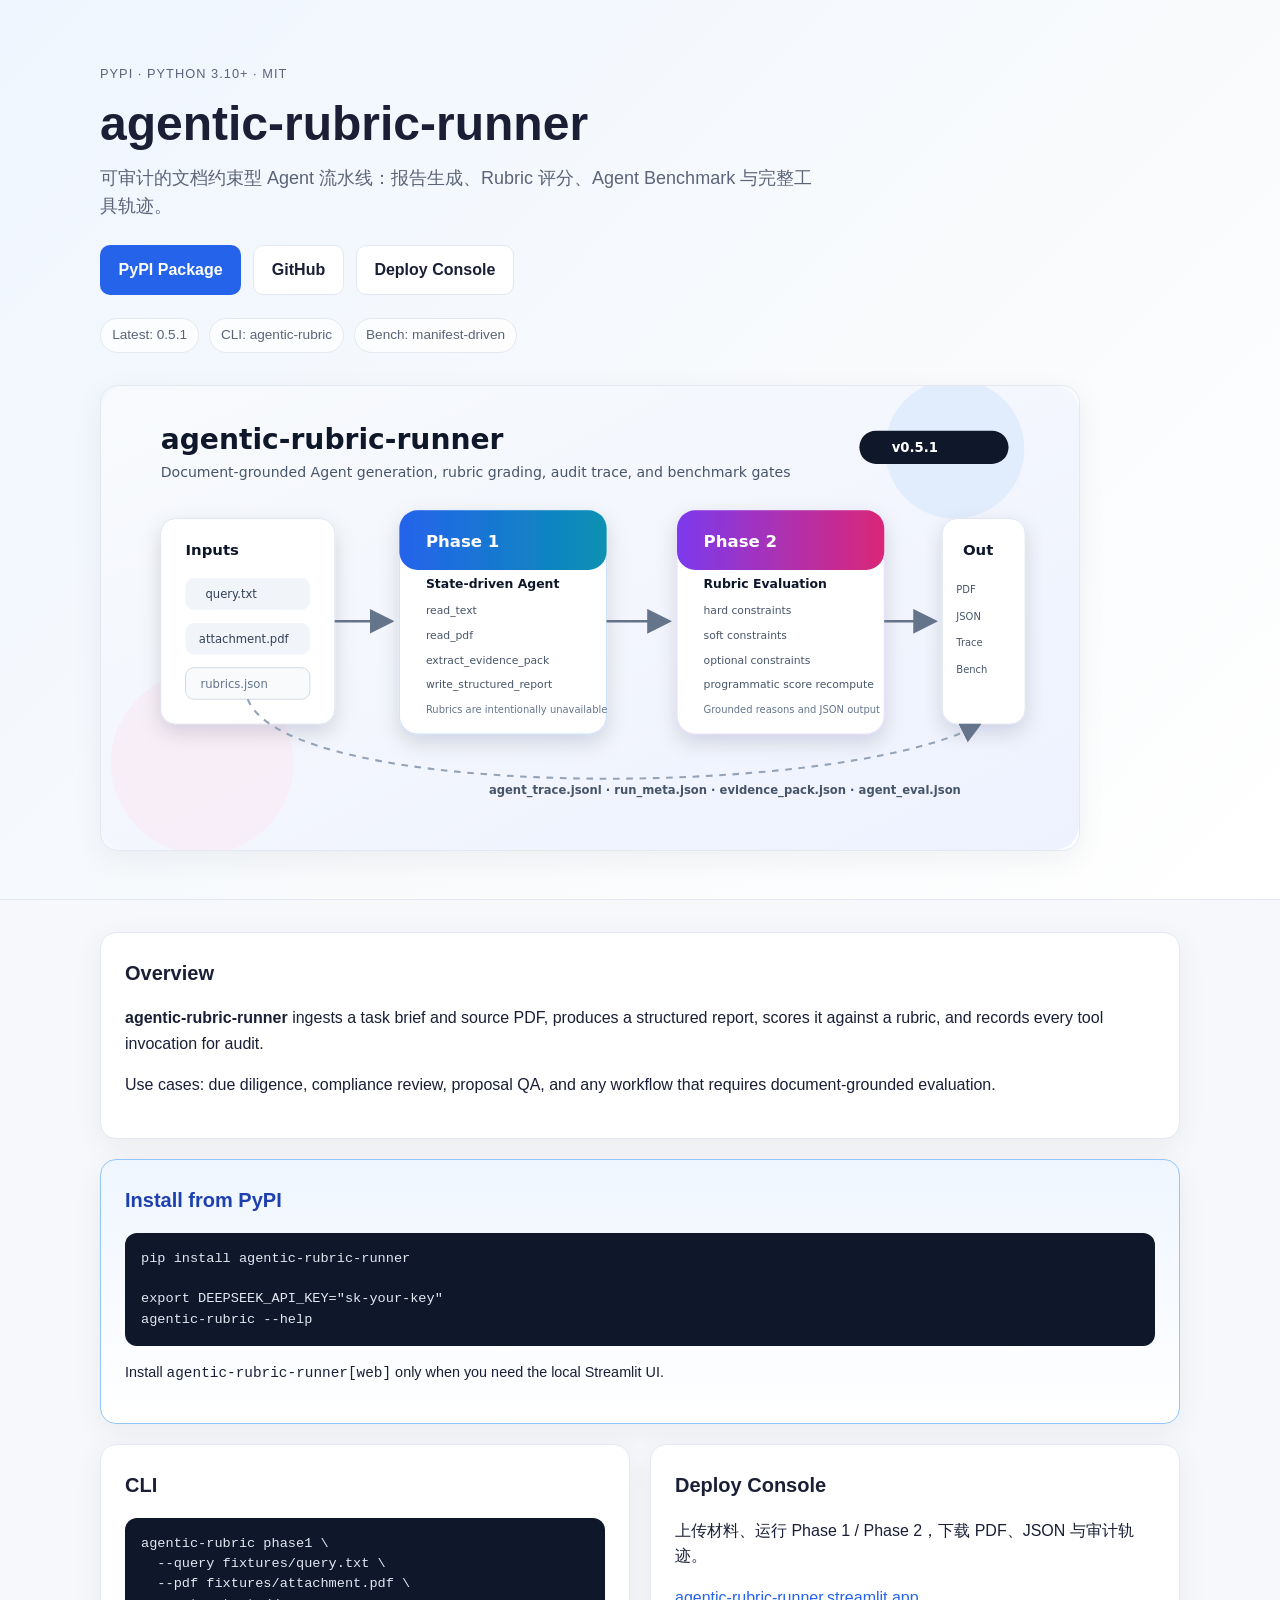
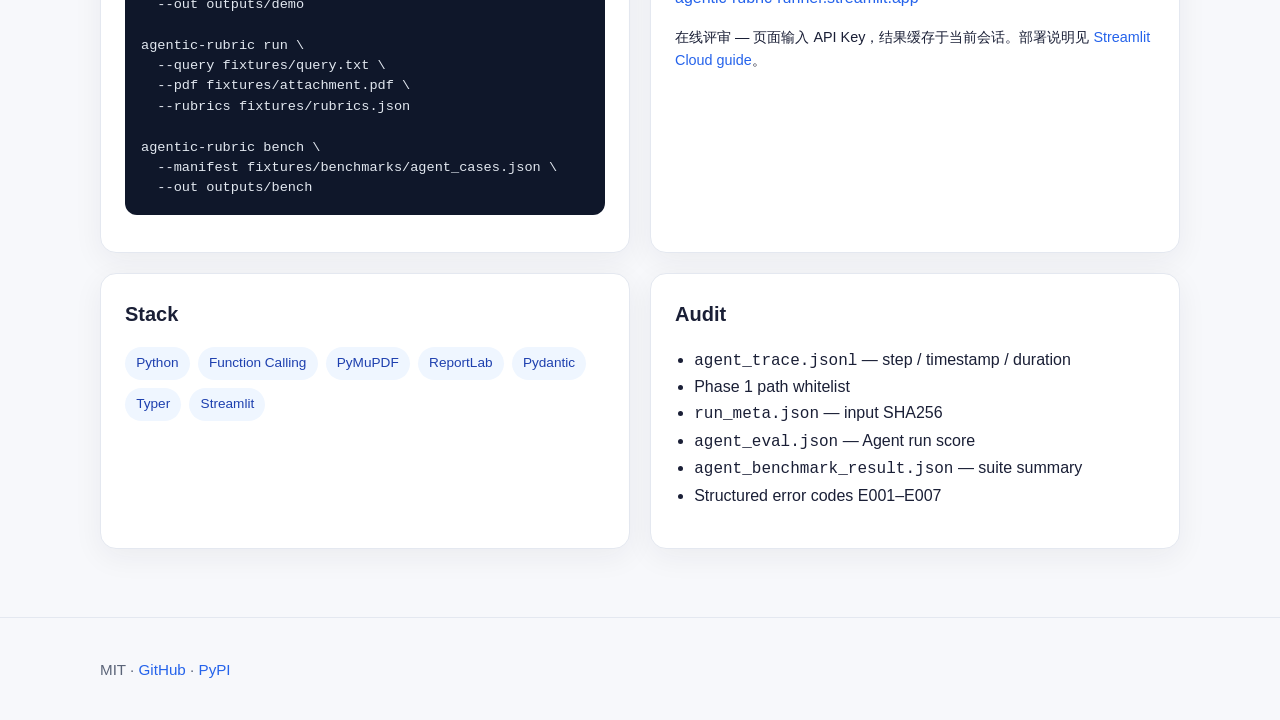
<file: docs/index.html>
<!DOCTYPE html>
<html lang="zh-CN">
<head>
  <meta charset="UTF-8" />
  <meta name="viewport" content="width=device-width, initial-scale=1.0" />
  <title>agentic-rubric-runner</title>
  <meta name="description" content="PyPI-ready Agent benchmark and document-grounded rubric evaluation runner" />
  <link rel="stylesheet" href="style.css" />
</head>
<body>
  <header class="hero">
    <div class="container">
      <p class="eyebrow">PyPI · Python 3.10+ · MIT</p>
      <h1>agentic-rubric-runner</h1>
      <p class="subtitle">可审计的文档约束型 Agent 流水线：报告生成、Rubric 评分、Agent Benchmark 与完整工具轨迹。</p>
      <div class="hero-actions">
        <a class="btn primary" href="https://pypi.org/project/agentic-rubric-runner/" target="_blank" rel="noopener">PyPI Package</a>
        <a class="btn secondary" href="https://github.com/bosprimigenious/agentic-rubric-runner" target="_blank" rel="noopener">GitHub</a>
        <a class="btn secondary" href="https://agentic-rubric-runner.streamlit.app/" target="_blank" rel="noopener">Deploy Console</a>
      </div>
      <div class="hero-meta" aria-label="Project status">
        <span>Latest: 0.5.1</span>
        <span>CLI: agentic-rubric</span>
        <span>Bench: manifest-driven</span>
      </div>
      <img class="hero-diagram" src="architecture.svg" alt="agentic-rubric-runner architecture diagram" />
    </div>
  </header>

  <main class="container">
    <section class="card">
      <h2>Overview</h2>
      <p>
        <strong>agentic-rubric-runner</strong> ingests a task brief and source PDF,
        produces a structured report, scores it against a rubric, and records every tool invocation for audit.
      </p>
      <p>Use cases: due diligence, compliance review, proposal QA, and any workflow that requires document-grounded evaluation.</p>
    </section>

    <section class="card highlight">
      <h2>Install from PyPI</h2>
      <pre><code>pip install agentic-rubric-runner

export DEEPSEEK_API_KEY="sk-your-key"
agentic-rubric --help</code></pre>
      <p class="muted">Install <code>agentic-rubric-runner[web]</code> only when you need the local Streamlit UI.</p>
    </section>

    <section class="grid two-col">
      <div class="card">
        <h2>CLI</h2>
        <pre><code>agentic-rubric phase1 \
  --query fixtures/query.txt \
  --pdf fixtures/attachment.pdf \
  --out outputs/demo

agentic-rubric run \
  --query fixtures/query.txt \
  --pdf fixtures/attachment.pdf \
  --rubrics fixtures/rubrics.json

agentic-rubric bench \
  --manifest fixtures/benchmarks/agent_cases.json \
  --out outputs/bench</code></pre>
      </div>
      <div class="card">
        <h2>Deploy Console</h2>
        <p>上传材料、运行 Phase 1 / Phase 2，下载 PDF、JSON 与审计轨迹。</p>
        <p><a href="https://agentic-rubric-runner.streamlit.app/" target="_blank" rel="noopener">agentic-rubric-runner.streamlit.app</a></p>
        <p class="muted">在线评审 — 页面输入 API Key，结果缓存于当前会话。部署说明见 <a href="streamlit_deploy.md">Streamlit Cloud guide</a>。</p>
      </div>
    </section>

    <section class="grid two-col">
      <div class="card">
        <h2>Stack</h2>
        <ul class="tags">
          <li>Python</li>
          <li>Function Calling</li>
          <li>PyMuPDF</li>
          <li>ReportLab</li>
          <li>Pydantic</li>
          <li>Typer</li>
          <li>Streamlit</li>
        </ul>
      </div>
      <div class="card">
        <h2>Audit</h2>
        <ul>
          <li><code>agent_trace.jsonl</code> — step / timestamp / duration</li>
          <li>Phase 1 path whitelist</li>
          <li><code>run_meta.json</code> — input SHA256</li>
          <li><code>agent_eval.json</code> — Agent run score</li>
          <li><code>agent_benchmark_result.json</code> — suite summary</li>
          <li>Structured error codes E001–E007</li>
        </ul>
      </div>
    </section>
  </main>

  <footer class="footer">
    <div class="container">
      <p>MIT · <a href="https://github.com/bosprimigenious/agentic-rubric-runner">GitHub</a> · <a href="https://pypi.org/project/agentic-rubric-runner/">PyPI</a></p>
    </div>
  </footer>
</body>
</html>
</file>
<file: docs/style.css>
:root {
  --bg: #f7f8fb;
  --card: #ffffff;
  --text: #1a1f36;
  --muted: #5b6478;
  --border: #e4e8f0;
  --primary: #2563eb;
  --primary-hover: #1d4ed8;
  --shadow: 0 8px 30px rgba(26, 31, 54, 0.06);
}

* {
  box-sizing: border-box;
}

body {
  margin: 0;
  font-family: -apple-system, BlinkMacSystemFont, "Segoe UI", Roboto, "Helvetica Neue", Arial, sans-serif;
  color: var(--text);
  background: var(--bg);
  line-height: 1.6;
}

a {
  color: var(--primary);
  text-decoration: none;
}

a:hover {
  text-decoration: underline;
}

.container {
  width: min(1080px, 92vw);
  margin: 0 auto;
}

.hero {
  background: linear-gradient(135deg, #eff6ff 0%, #f8fafc 55%, #ffffff 100%);
  border-bottom: 1px solid var(--border);
  padding: 4rem 0 3rem;
}

.eyebrow {
  text-transform: uppercase;
  letter-spacing: 0.08em;
  font-size: 0.8rem;
  color: var(--muted);
  margin: 0 0 0.75rem;
}

.hero h1 {
  font-size: clamp(2rem, 5vw, 3rem);
  margin: 0 0 0.75rem;
  line-height: 1.15;
}

.subtitle {
  font-size: 1.125rem;
  color: var(--muted);
  max-width: 720px;
  margin: 0 0 1.5rem;
}

.hero-actions {
  display: flex;
  gap: 0.75rem;
  flex-wrap: wrap;
}

.hero-meta {
  display: flex;
  gap: 0.6rem;
  flex-wrap: wrap;
  margin-top: 1.4rem;
}

.hero-meta span {
  background: rgba(255, 255, 255, 0.78);
  border: 1px solid var(--border);
  border-radius: 999px;
  color: var(--muted);
  font-size: 0.85rem;
  padding: 0.35rem 0.7rem;
}

.hero-diagram {
  display: block;
  width: 100%;
  max-width: 980px;
  height: auto;
  margin-top: 2rem;
  border: 1px solid var(--border);
  border-radius: 18px;
  box-shadow: var(--shadow);
}

.btn {
  display: inline-block;
  padding: 0.7rem 1.1rem;
  border-radius: 10px;
  font-weight: 600;
  border: 1px solid transparent;
}

.btn.primary {
  background: var(--primary);
  color: #fff;
}

.btn.primary:hover {
  background: var(--primary-hover);
  text-decoration: none;
}

.btn.secondary {
  background: #fff;
  color: var(--text);
  border-color: var(--border);
}

.btn.secondary:hover {
  text-decoration: none;
  border-color: #cbd5e1;
}

main {
  padding: 2rem 0 3rem;
}

.card {
  background: var(--card);
  border: 1px solid var(--border);
  border-radius: 16px;
  padding: 1.5rem;
  margin-bottom: 1.25rem;
  box-shadow: var(--shadow);
}

.highlight {
  border-color: #93c5fd;
  background: linear-gradient(180deg, #eff6ff 0%, #ffffff 100%);
}

.highlight h2 {
  color: #1e40af;
}

.card h2 {
  margin-top: 0;
  font-size: 1.25rem;
}

.grid.two-col {
  display: grid;
  grid-template-columns: repeat(auto-fit, minmax(280px, 1fr));
  gap: 1.25rem;
}

pre {
  background: #0f172a;
  color: #e2e8f0;
  padding: 1rem;
  border-radius: 12px;
  overflow-x: auto;
  font-size: 0.85rem;
  line-height: 1.5;
}

code {
  font-family: ui-monospace, SFMono-Regular, Menlo, Monaco, Consolas, monospace;
}

ul {
  padding-left: 1.2rem;
}

.tags {
  list-style: none;
  padding: 0;
  display: flex;
  flex-wrap: wrap;
  gap: 0.5rem;
}

.tags li {
  background: #eff6ff;
  color: #1e40af;
  padding: 0.35rem 0.7rem;
  border-radius: 999px;
  font-size: 0.85rem;
}

.screenshot .placeholder {
  min-height: 220px;
  border: 2px dashed var(--border);
  border-radius: 12px;
  display: grid;
  place-content: center;
  text-align: center;
  color: var(--muted);
  background: #fafbfc;
}

.muted {
  font-size: 0.9rem;
}

.footer {
  border-top: 1px solid var(--border);
  padding: 1.5rem 0 2rem;
  color: var(--muted);
  font-size: 0.95rem;
}

@media (max-width: 640px) {
  .hero {
    padding: 2.5rem 0 2rem;
  }
}
</file>
